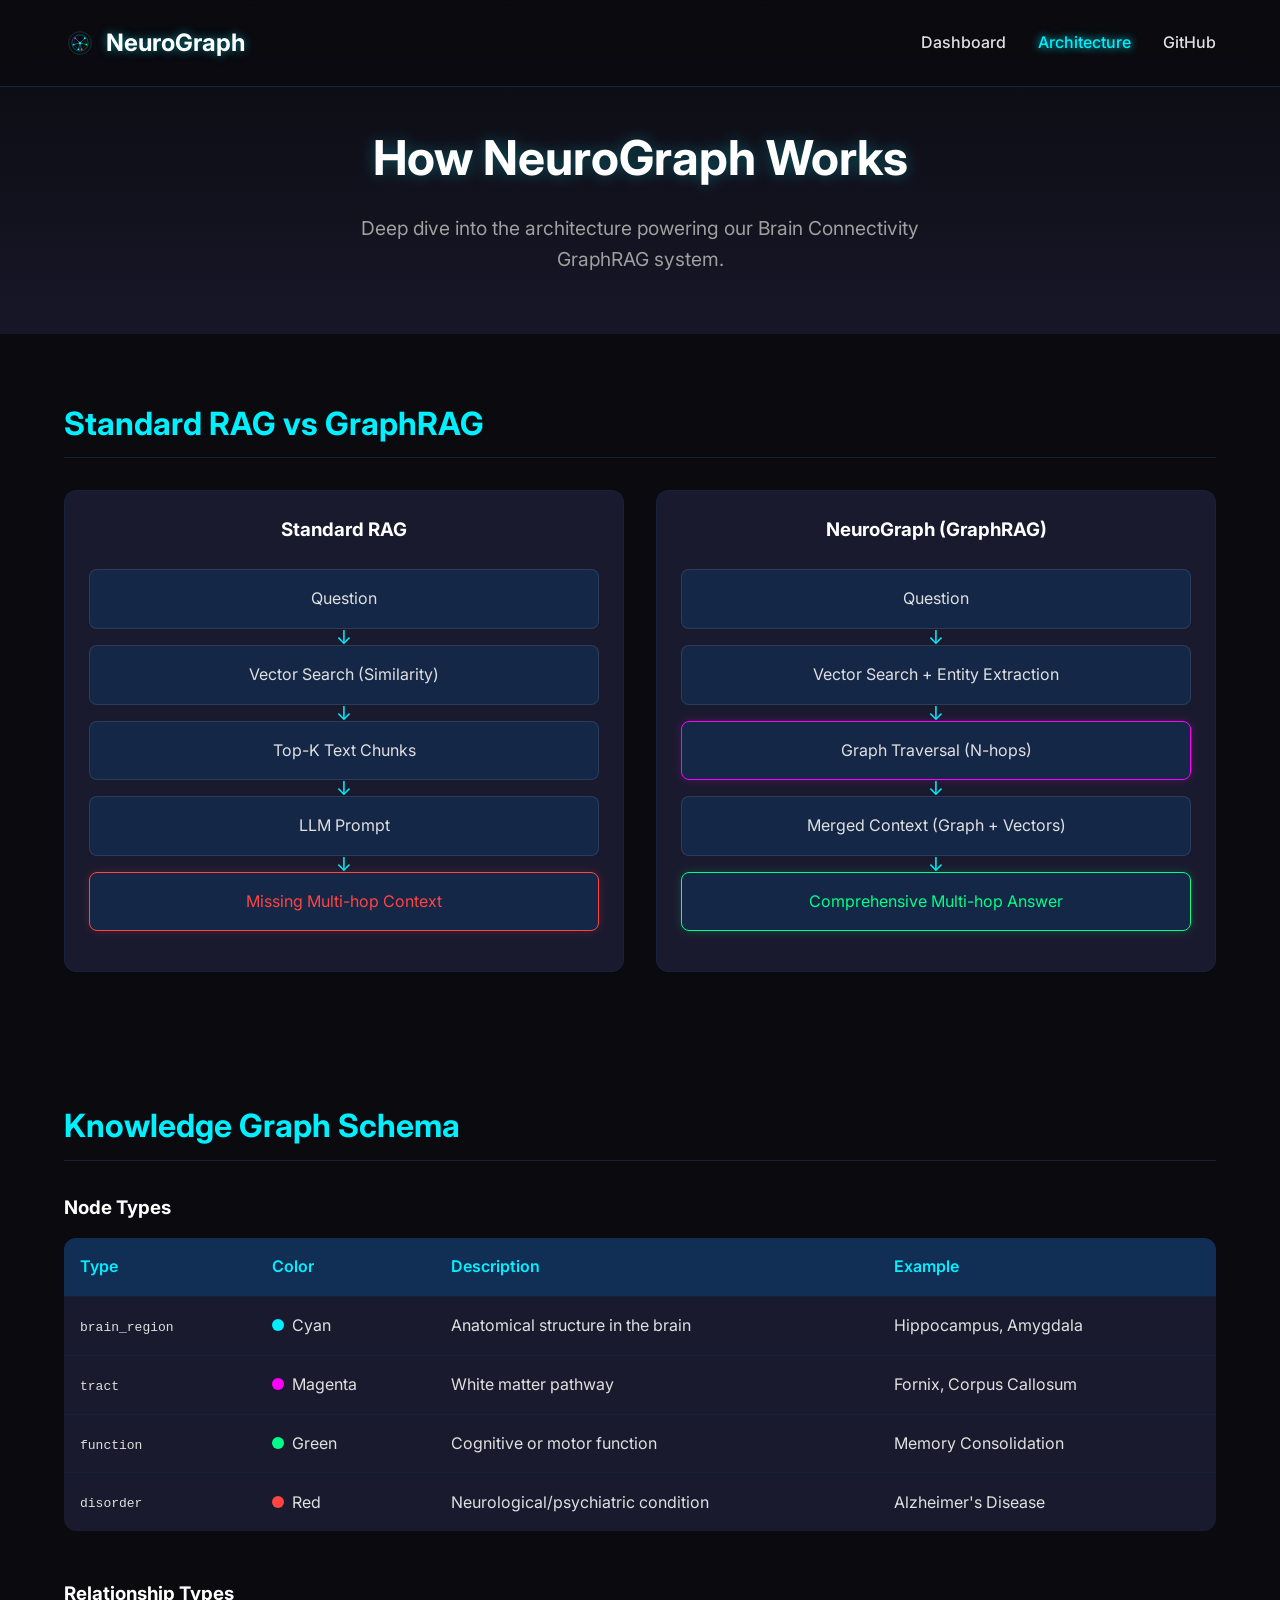
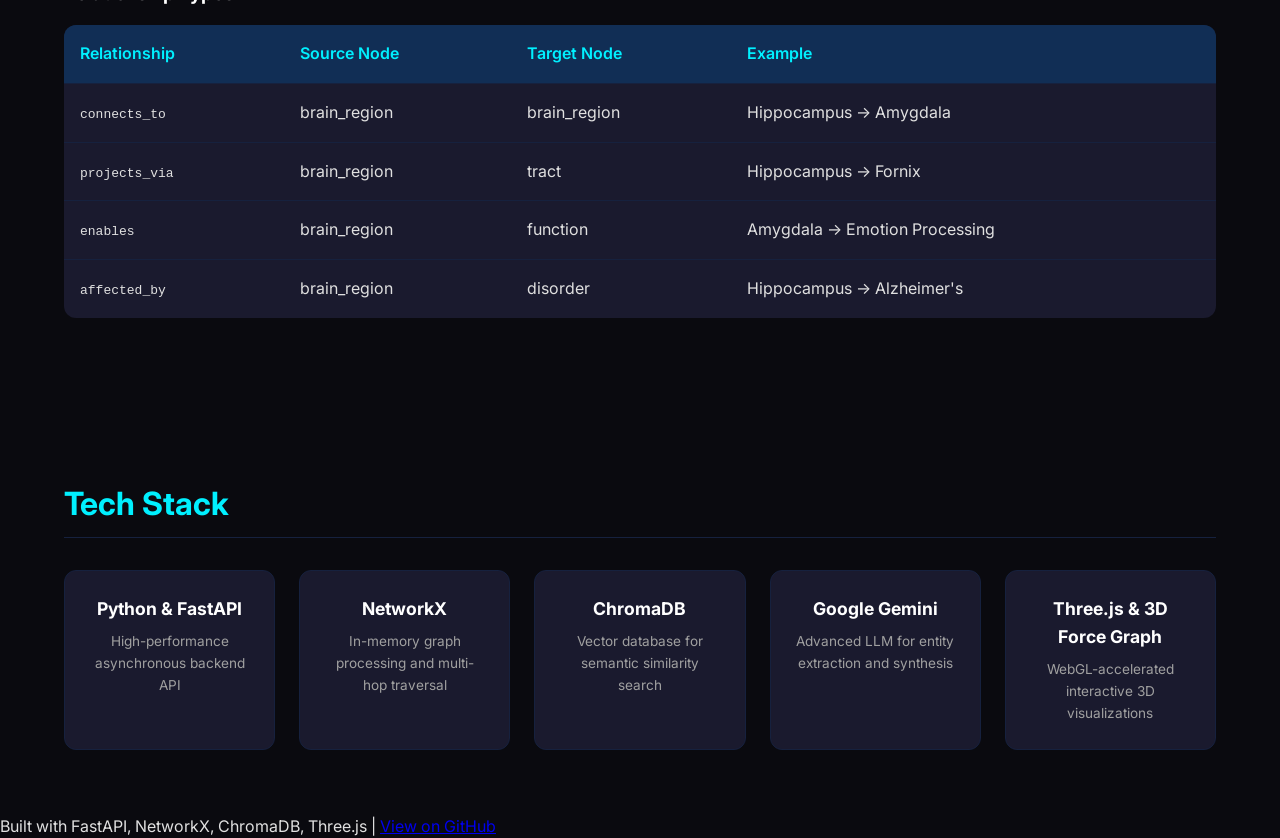
<file: architecture.html>
<!DOCTYPE html>
<html lang="en">
<head>
    <meta charset="UTF-8">
    <meta name="viewport" content="width=device-width, initial-scale=1.0">
    <title>Architecture - NeuroGraph</title>
    <link rel="preconnect" href="https://fonts.googleapis.com">
    <link rel="preconnect" href="https://fonts.gstatic.com" crossorigin>
    <link href="https://fonts.googleapis.com/css2?family=Inter:wght@300;400;500;600;700&display=swap" rel="stylesheet">
    <link rel="stylesheet" href="css/main.css">
    <link rel="stylesheet" href="css/architecture.css">
</head>
<body>
    <nav>
        <a href="index.html" class="logo">
            <img src="assets/logo.svg" alt="NeuroGraph Logo">
            NeuroGraph
        </a>
        <div class="nav-links">
            <a href="dashboard.html">Dashboard</a>
            <a href="architecture.html" class="active">Architecture</a>
            <a href="https://github.com/veronikamoron/neurograph" target="_blank">GitHub</a>
        </div>
    </nav>

    <header class="arch-hero">
        <h1 class="fade-in">How NeuroGraph Works</h1>
        <p class="fade-in" style="color: var(--text-secondary); max-width: 600px; margin: 0 auto; font-size: 1.2rem;">
            Deep dive into the architecture powering our Brain Connectivity GraphRAG system.
        </p>
    </header>

    <section class="arch-section animate-on-scroll">
        <h2>Standard RAG vs GraphRAG</h2>
        <div class="comparison-grid">
            <div class="flow-box">
                <h3>Standard RAG</h3>
                <div class="flow-step">Question</div>
                <div class="flow-step">Vector Search (Similarity)</div>
                <div class="flow-step">Top-K Text Chunks</div>
                <div class="flow-step">LLM Prompt</div>
                <div class="flow-step highlight" style="color: #ff4444; border-color: #ff4444; box-shadow: 0 0 10px rgba(255,68,68,0.2);">Missing Multi-hop Context</div>
            </div>
            
            <div class="flow-box">
                <h3>NeuroGraph (GraphRAG)</h3>
                <div class="flow-step">Question</div>
                <div class="flow-step">Vector Search + Entity Extraction</div>
                <div class="flow-step accent">Graph Traversal (N-hops)</div>
                <div class="flow-step">Merged Context (Graph + Vectors)</div>
                <div class="flow-step highlight" style="color: #00ff88; border-color: #00ff88; box-shadow: 0 0 10px rgba(0,255,136,0.2);">Comprehensive Multi-hop Answer</div>
            </div>
        </div>
    </section>

    <section class="arch-section animate-on-scroll">
        <h2>Knowledge Graph Schema</h2>
        
        <h3 style="margin-bottom: 1rem; color: #fff;">Node Types</h3>
        <table class="arch-table">
            <thead>
                <tr>
                    <th>Type</th>
                    <th>Color</th>
                    <th>Description</th>
                    <th>Example</th>
                </tr>
            </thead>
            <tbody>
                <tr>
                    <td><code>brain_region</code></td>
                    <td><span class="node-color" style="background:#00f0ff;"></span>Cyan</td>
                    <td>Anatomical structure in the brain</td>
                    <td>Hippocampus, Amygdala</td>
                </tr>
                <tr>
                    <td><code>tract</code></td>
                    <td><span class="node-color" style="background:#ff00ff;"></span>Magenta</td>
                    <td>White matter pathway</td>
                    <td>Fornix, Corpus Callosum</td>
                </tr>
                <tr>
                    <td><code>function</code></td>
                    <td><span class="node-color" style="background:#00ff88;"></span>Green</td>
                    <td>Cognitive or motor function</td>
                    <td>Memory Consolidation</td>
                </tr>
                <tr>
                    <td><code>disorder</code></td>
                    <td><span class="node-color" style="background:#ff4444;"></span>Red</td>
                    <td>Neurological/psychiatric condition</td>
                    <td>Alzheimer's Disease</td>
                </tr>
            </tbody>
        </table>

        <h3 style="margin-top: 3rem; margin-bottom: 1rem; color: #fff;">Relationship Types</h3>
        <table class="arch-table">
            <thead>
                <tr>
                    <th>Relationship</th>
                    <th>Source Node</th>
                    <th>Target Node</th>
                    <th>Example</th>
                </tr>
            </thead>
            <tbody>
                <tr>
                    <td><code>connects_to</code></td>
                    <td>brain_region</td>
                    <td>brain_region</td>
                    <td>Hippocampus &rarr; Amygdala</td>
                </tr>
                <tr>
                    <td><code>projects_via</code></td>
                    <td>brain_region</td>
                    <td>tract</td>
                    <td>Hippocampus &rarr; Fornix</td>
                </tr>
                <tr>
                    <td><code>enables</code></td>
                    <td>brain_region</td>
                    <td>function</td>
                    <td>Amygdala &rarr; Emotion Processing</td>
                </tr>
                <tr>
                    <td><code>affected_by</code></td>
                    <td>brain_region</td>
                    <td>disorder</td>
                    <td>Hippocampus &rarr; Alzheimer's</td>
                </tr>
            </tbody>
        </table>
    </section>

    <section class="arch-section animate-on-scroll">
        <h2>Tech Stack</h2>
        <div class="tech-grid">
            <div class="tech-badge">
                <h4>Python & FastAPI</h4>
                <p>High-performance asynchronous backend API</p>
            </div>
            <div class="tech-badge">
                <h4>NetworkX</h4>
                <p>In-memory graph processing and multi-hop traversal</p>
            </div>
            <div class="tech-badge">
                <h4>ChromaDB</h4>
                <p>Vector database for semantic similarity search</p>
            </div>
            <div class="tech-badge">
                <h4>Google Gemini</h4>
                <p>Advanced LLM for entity extraction and synthesis</p>
            </div>
            <div class="tech-badge">
                <h4>Three.js & 3D Force Graph</h4>
                <p>WebGL-accelerated interactive 3D visualizations</p>
            </div>
        </div>
    </section>

    <footer>
        <p>Built with FastAPI, NetworkX, ChromaDB, Three.js | <a href="https://github.com/veronikamoron/neurograph" target="_blank">View on GitHub</a></p>
    </footer>

    <script src="js/theme.js"></script>
</body>
</html>
</file>
<file: css/main.css>
:root {
  --bg-color: #0a0a0f;
  --text-primary: #e0e0e0;
  --text-secondary: #a0a0a0;
  --primary-glow: #00f0ff;
  --accent-magenta: #ff00ff;
  --card-bg: #1a1a2e;
  --secondary-bg: #0f3460;
  --border-color: #16213e;
  --border-glow: rgba(0, 240, 255, 0.1);
  --success: #00ff88;
  --error: #ff4444;
}

* {
  margin: 0;
  padding: 0;
  box-sizing: border-box;
}

body {
  background-color: var(--bg-color);
  color: var(--text-primary);
  font-family: 'Inter', sans-serif;
  line-height: 1.6;
  overflow-x: hidden;
}

/* High-Visibility Sci-Fi Neon Scrollbar */
* {
  scrollbar-width: thin;
  scrollbar-color: #00f0ff rgba(10, 15, 30, 0.9);
}

::-webkit-scrollbar {
  width: 10px;
  height: 10px;
}

::-webkit-scrollbar-track {
  background: rgba(10, 15, 30, 0.95);
  border-left: 1px solid rgba(0, 240, 255, 0.15);
}

::-webkit-scrollbar-thumb {
  background: linear-gradient(180deg, #00f0ff, #0f3460);
  border-radius: 5px;
  border: 1px solid rgba(0, 240, 255, 0.4);
  box-shadow: 0 0 10px rgba(0, 240, 255, 0.3);
}

::-webkit-scrollbar-thumb:hover {
  background: #00f0ff;
  box-shadow: 0 0 18px #00f0ff;
}

/* Nav */
nav {
  display: flex;
  justify-content: space-between;
  align-items: center;
  padding: 1.5rem 5%;
  background: rgba(10, 10, 15, 0.8);
  backdrop-filter: blur(10px);
  position: fixed;
  top: 0;
  width: 100%;
  z-index: 1000;
  border-bottom: 1px solid var(--border-color);
}

.logo {
  display: flex;
  align-items: center;
  gap: 10px;
  font-size: 1.5rem;
  font-weight: 700;
  color: #fff;
  text-decoration: none;
  text-shadow: 0 0 10px rgba(0, 240, 255, 0.5);
}

.logo img {
  width: 32px;
  height: 32px;
}

.nav-links {
  display: flex;
  gap: 2rem;
  align-items: center;
}

.nav-links a {
  color: var(--text-primary);
  text-decoration: none;
  font-weight: 500;
  transition: all 0.3s ease;
}

.nav-links a:hover, .nav-links a.active {
  color: var(--primary-glow);
  text-shadow: 0 0 8px var(--primary-glow);
}

/* Buttons */
.btn {
  background: rgba(0, 240, 255, 0.1);
  border: 1px solid var(--primary-glow);
  color: var(--primary-glow);
  padding: 0.75rem 1.5rem;
  border-radius: 8px;
  font-family: 'Inter', sans-serif;
  font-weight: 600;
  cursor: pointer;
  transition: all 0.3s ease;
  text-decoration: none;
  display: inline-block;
}

.btn:hover {
  background: var(--primary-glow);
  color: var(--bg-color);
  box-shadow: 0 0 15px var(--primary-glow);
}

.btn-primary {
  background: var(--primary-glow);
  color: var(--bg-color);
  box-shadow: 0 0 10px rgba(0, 240, 255, 0.5);
}

.btn-primary:hover {
  box-shadow: 0 0 20px var(--primary-glow);
}

/* Cards */
.card {
  background: var(--card-bg);
  border: 1px solid var(--border-glow);
  border-radius: 12px;
  padding: 2rem;
  transition: transform 0.3s ease, box-shadow 0.3s ease;
}

.card:hover {
  transform: translateY(-5px);
  box-shadow: 0 10px 20px rgba(0, 0, 0, 0.5), 0 0 15px var(--border-glow);
}

/* Inputs */
input, textarea {
  background: rgba(15, 52, 96, 0.3);
  border: 1px solid var(--border-color);
  color: var(--text-primary);
  font-family: 'Inter', sans-serif;
  padding: 1rem;
  border-radius: 8px;
  width: 100%;
  transition: all 0.3s ease;
  outline: none;
}

input:focus, textarea:focus {
  border-color: var(--primary-glow);
  box-shadow: 0 0 10px rgba(0, 240, 255, 0.2);
}

/* Animations */
@keyframes fadeIn {
  from { opacity: 0; }
  to { opacity: 1; }
}

@keyframes slideUp {
  from { opacity: 0; transform: translateY(20px); }
  to { opacity: 1; transform: translateY(0); }
}

@keyframes pulse {
  0% { box-shadow: 0 0 0 0 rgba(0, 240, 255, 0.4); }
  70% { box-shadow: 0 0 0 10px rgba(0, 240, 255, 0); }
  100% { box-shadow: 0 0 0 0 rgba(0, 240, 255, 0); }
}

@keyframes glow {
  from { text-shadow: 0 0 10px rgba(0, 240, 255, 0.5); }
  to { text-shadow: 0 0 20px var(--primary-glow), 0 0 30px var(--primary-glow); }
}

.fade-in {
  animation: fadeIn 1s ease forwards;
}

.slide-up {
  opacity: 0;
  animation: slideUp 0.8s ease forwards;
}

/* Responsive */
@media (max-width: 768px) {
  .nav-links {
    display: none;
  }
}
</file>
<file: css/architecture.css>
.arch-hero {
  padding: 120px 5% 60px;
  text-align: center;
  background: linear-gradient(to bottom, rgba(10, 10, 15, 1), rgba(26, 26, 46, 0.8));
}

.arch-hero h1 {
  font-size: 3rem;
  color: #fff;
  margin-bottom: 1rem;
  text-shadow: 0 0 15px rgba(0, 240, 255, 0.3);
}

.arch-section {
  padding: 4rem 5%;
}

.arch-section h2 {
  font-size: 2rem;
  color: var(--primary-glow);
  margin-bottom: 2rem;
  border-bottom: 1px solid var(--border-color);
  padding-bottom: 0.5rem;
}

/* Comparison */
.comparison-grid {
  display: grid;
  grid-template-columns: 1fr 1fr;
  gap: 2rem;
}

.flow-box {
  background: var(--card-bg);
  border: 1px solid var(--border-color);
  border-radius: 12px;
  padding: 1.5rem;
}

.flow-box h3 {
  color: #fff;
  margin-bottom: 1.5rem;
  text-align: center;
}

.flow-step {
  background: rgba(15, 52, 96, 0.5);
  padding: 1rem;
  border-radius: 8px;
  margin-bottom: 1rem;
  text-align: center;
  border: 1px solid rgba(255, 255, 255, 0.1);
  position: relative;
}

.flow-step::after {
  content: '↓';
  position: absolute;
  bottom: -25px;
  left: 50%;
  transform: translateX(-50%);
  color: var(--primary-glow);
  font-size: 1.2rem;
}

.flow-step:last-child::after {
  display: none;
}

.flow-step.highlight {
  border-color: var(--primary-glow);
  box-shadow: 0 0 10px rgba(0, 240, 255, 0.2);
}

.flow-step.accent {
  border-color: var(--accent-magenta);
  box-shadow: 0 0 10px rgba(255, 0, 255, 0.2);
}

/* Tables */
.arch-table {
  width: 100%;
  border-collapse: collapse;
  margin-bottom: 2rem;
  background: var(--card-bg);
  border-radius: 12px;
  overflow: hidden;
}

.arch-table th, .arch-table td {
  padding: 1rem;
  text-align: left;
  border-bottom: 1px solid var(--border-color);
}

.arch-table th {
  background: rgba(15, 52, 96, 0.8);
  color: var(--primary-glow);
  font-weight: 600;
}

.arch-table tr:last-child td {
  border-bottom: none;
}

.node-color {
  display: inline-block;
  width: 12px;
  height: 12px;
  border-radius: 50%;
  margin-right: 8px;
}

/* Tech Stack */
.tech-grid {
  display: grid;
  grid-template-columns: repeat(auto-fit, minmax(200px, 1fr));
  gap: 1.5rem;
}

.tech-badge {
  background: var(--card-bg);
  border: 1px solid var(--border-color);
  padding: 1.5rem;
  border-radius: 12px;
  text-align: center;
  transition: all 0.3s ease;
}

.tech-badge:hover {
  border-color: var(--primary-glow);
  transform: translateY(-3px);
}

.tech-badge h4 {
  color: #fff;
  margin-bottom: 0.5rem;
  font-size: 1.1rem;
}

.tech-badge p {
  font-size: 0.85rem;
  color: var(--text-secondary);
}

@media (max-width: 768px) {
  .comparison-grid {
    grid-template-columns: 1fr;
  }
}
</file>
